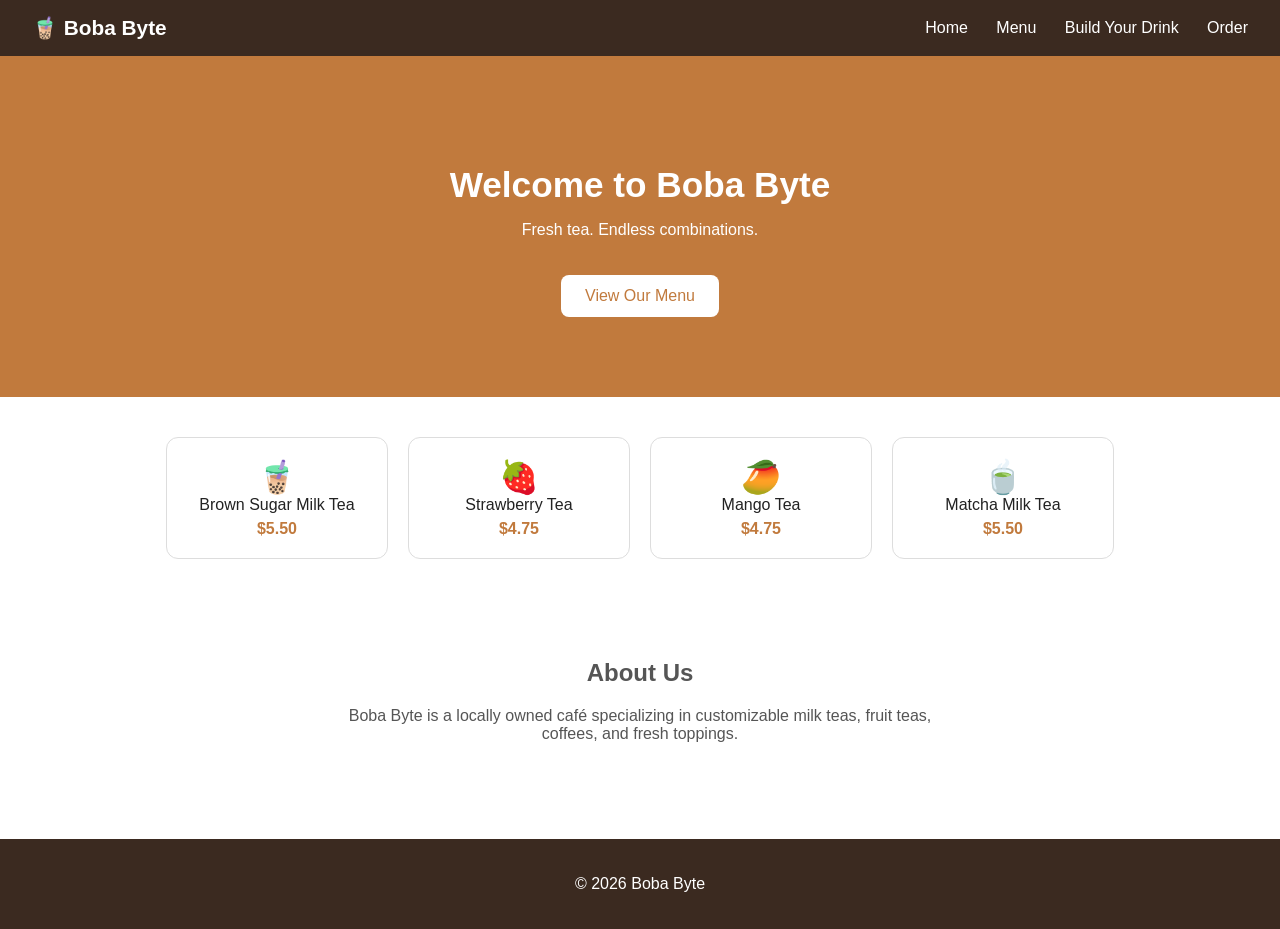
<file: index.html>
<!DOCTYPE html>
<html lang="en">
<head>
  <meta charset="UTF-8">
  <title>Boba Byte</title>
  <link rel="stylesheet" href="style.css">
  <style>

    .drinks {
      display: flex;
      flex-wrap: wrap;
      gap: 20px;
      justify-content: center;
      padding: 40px 20px;
    }

    .drink-card {
      display: block;
      color: inherit;
      text-decoration: none;
      width: 180px;
      padding: 20px;
      border: 1px solid #ddd;
      border-radius: 12px;
      text-align: center;
      transition: transform 0.15s ease, box-shadow 0.15s ease;
    }

    .drink-card:hover {
      transform: scale(1.05);
      box-shadow: 0 6px 16px rgba(0,0,0,0.15);
    }

    .drink-card .emoji {
      font-size: 2rem;
    }

    .drink-card .price {
      color: #c17a3d;
      font-weight: bold;
      margin-top: 6px;
    }


    .about {
      max-width: 600px;
      margin: 0 auto;
      padding: 40px 20px 80px;
      text-align: center;
      color: #555;
    }

  </style>
</head>
<body>

  <nav>
    <div class="logo">🧋 Boba Byte</div>
    <div>
      <a href="index.html">Home</a>
      <a href="menu.html">Menu</a>
      <a href="build.html">Build Your Drink</a>
      <a href="order.html">Order</a>
    </div>
  </nav>

  <section class="banner">
    <h1>Welcome to Boba Byte</h1>
    <p>Fresh tea. Endless combinations.</p>
    <button onclick="window.location.href='menu.html'">View Our Menu</button>
  </section>

  <section class="drinks">
    <a class="drink-card" href="build.html?drink=Brown Sugar Milk Tea">
      <div class="emoji">🧋</div>
      <div>Brown Sugar Milk Tea</div>
      <div class="price">$5.50</div>
    </a>
    <a class="drink-card" href="build.html?drink=Strawberry Tea">
      <div class="emoji">🍓</div>
      <div>Strawberry Tea</div>
      <div class="price">$4.75</div>
    </a>
    <a class="drink-card" href="build.html?drink=Mango Tea">
      <div class="emoji">🥭</div>
      <div>Mango Tea</div>
      <div class="price">$4.75</div>
    </a>
    <a class="drink-card" href="build.html?drink=Matcha Milk Tea">
      <div class="emoji">🍵</div>
      <div>Matcha Milk Tea</div>
      <div class="price">$5.50</div>
    </a>
  </section>

  <section class="about">
    <h2>About Us</h2>
    <p>Boba Byte is a locally owned café specializing in customizable milk teas, fruit teas, coffees, and fresh toppings.</p>
  </section>

  <footer><p>&copy; 2026 Boba Byte</p></footer>

</body>
</html>
</file>
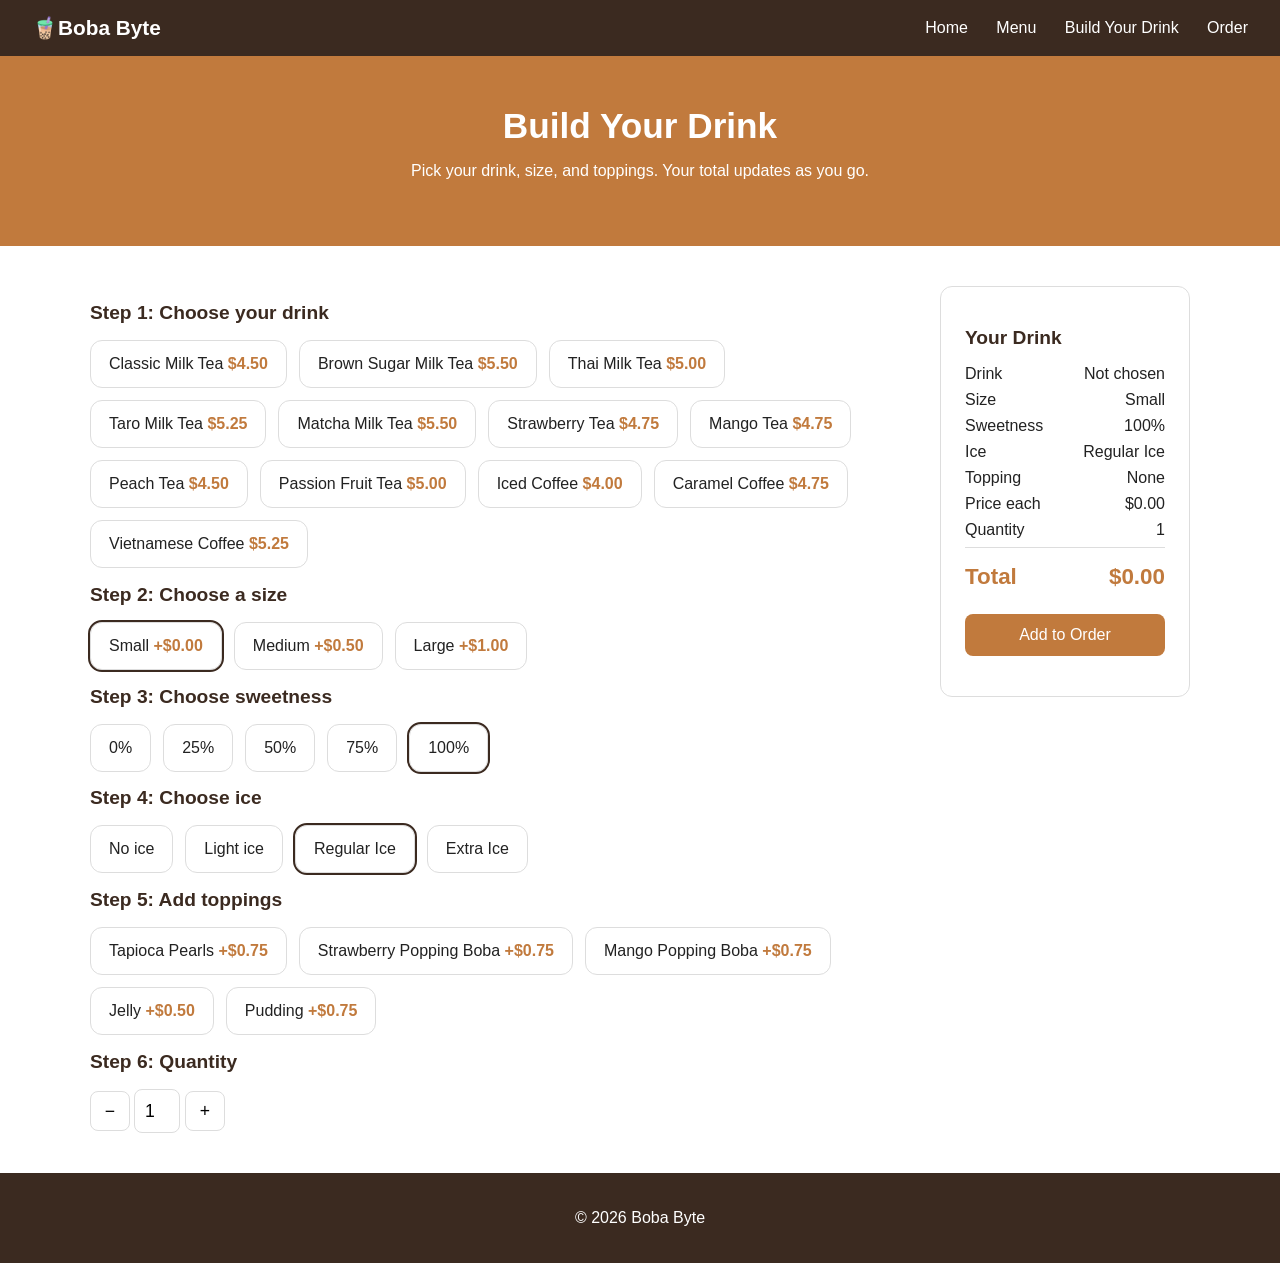
<file: build.html>
<!DOCTYPE html>
<html lang="en">
<head>
    <meta charset="UTF-8">
    <meta name="viewport" content="width=device-width, initial-scale=1">
    <title>Build Your Drink | Boba Byte </title>
    <link rel="stylesheet" href="style.css">
    <style>
      .banner {padding: 50px 20px; }
      .banner h1 {font-size: 2.2rem; margin: 0 0 8px; }


        .builder { display: flex; gap: 32px; max-width: 1100px; margin: 0 auto; padding: 40px 20px; align-items: flex-start; }
        .steps { flex: 1; }
        h2 { color: #3b2a20; font-size: 1.2rem ; }

        /* These cards have the same hover effect as the drink cards */

        .options { display: flex; flex-wrap: wrap; gap:12px; }
        .options input { position: absolute; opacity: 0; }
        .option { display: block; padding: 14px 18px; border: 1px solid #ddd; border-radius: 12px; cursor: pointer;
            transition: transform 0.15s ease, box-shadow 0.15s ease; }
        .option:hover { transform: scale(1.05); box-shadow: 0 6px 16px rgba(0,0,0,0.15) }
        .options input:checked + .option { outline: 2px solid #3b2a20; }
        .price { color: #c17a3d; font-weight: bold;}

        .stepper button, .stepper input { width: 40px; height: 40px; font-size: 1.1rem; text-align: center;
            border: 1px solid #ddd; border-radius: 8px; background: white; }

        .summary { width: 200px; position: sticky; top: 20px; padding: 24px; border: 1px solid #ddd; border-radius: 12px; }
        .summary p {display: flex; justify-content: space-between; gap: 12px; margin: 8px 0; }
        .total { border-top: 1px solid #ddd; padding-top: 16px; font-size:  1.4rem; font-weight: bold; color: #c17a3d }
        .summary button { width: 100%; margin-top: 16px; font-size: 1rem; border: none;
            border-radius: 8px; background: #c17a3d; color: white; padding: 12px; cursor: pointer; }
        
        footer {background: #3b2a20; color: white; text-align: center; padding: 20px; }
        @media (max-width: 800px) { 
            .builder { flex-direction: column; }
            .summary {width: auto; position: static; align-self: stretch}
        }

    
     </style>

    </head>

<body> 


    <nav>
        <div class="logo">🧋Boba Byte </div>

        <div> 
            <a href="index.html">Home</a>
            <a href="menu.html">Menu</a>
            <a href="build.html">Build Your Drink</a>
            <a href="order.html">Order</a>

        
        </div>
     </nav>

    <section class="banner">
        <h1>Build Your Drink</h1>
        <p>Pick your drink, size, and toppings. Your total updates as you go.</p>
    </section>

    <main class="builder">
        <div class="steps">
             <h2>Step 1: Choose your drink</h2>   <div class="options" id="drink"></div>
             <h2>Step 2: Choose a size</h2>       <div class="options" id="size"></div>
             <h2>Step 3: Choose sweetness</h2>    <div class="options" id="sweetness"></div>
             <h2>Step 4: Choose ice</h2>          <div class="options" id="ice"></div>
             <h2>Step 5: Add toppings</h2>        <div class="options" id="topping"></div>
             <h2>Step 6: Quantity</h2>
             <div class="stepper">
                <button id="minus" aria-label="Decrease quantity">&minus;</button>
                <input id="qty" type="number" min="1" max="20" value="1" aria-label="Quantity">
                <button id="plus" aria-label="Increase quantity">+</button>
             </div>
         
        </div>


        <aside class="summary">
            <h2>Your Drink</h2>
            <div id="details"></div>
            <p class="total"><span>Total</span><span id="total">$0.00</span></p>
            <button id="add">Add to Order</button>
            <p id="message" role="status"></p>
        </aside>
    </main>
    

    <footer><p>&copy; 2026 Boba Byte </p></footer>

    <script>
        //All of the available choices that are stored here. If a selected option doesn't change the price it will be 0
        const choices= {
                        drink: [["Classic Milk Tea", 4.50], ["Brown Sugar Milk Tea", 5.50], ["Thai Milk Tea", 5.00],
              ["Taro Milk Tea", 5.25], ["Matcha Milk Tea", 5.50], ["Strawberry Tea", 4.75], ["Mango Tea", 4.75],
              ["Peach Tea", 4.50], ["Passion Fruit Tea", 5.00], ["Iced Coffee", 4.00],
              ["Caramel Coffee", 4.75], ["Vietnamese Coffee", 5.25]],
             size: [["Small", 0], ["Medium", .50],["Large", 1.00]],
            sweetness: ["0%", "25%", "50%", "75%", "100%"].map(name => [name, 0]),
            ice: ["No ice", "Light ice", "Regular Ice", "Extra Ice"].map(name => [name,0]),
            topping: [["Tapioca Pearls", 0.75], ["Strawberry Popping Boba",0.75], ["Mango Popping Boba", 0.75], ["Jelly", 0.50], ["Pudding", 0.75]]
        };
        const defaults = ["Small", "100%", "Regular Ice"];

        // Build the options cards, topping use checkboxes, everything else uses radio buttons.
        for (const group in choices) {
            const type = group === "topping" ? "checkbox" : "radio";
            let html = "";
            for (const[name, price] of choices[group]) {
                const checked = defaults.includes(name) ? "checked" : "";
                let label = name;
                if (group === "drink") label += ` <span class="price">$${price.toFixed(2)}</span>`;
                if (group === "size"|| group === "topping") label += ` <span class="price">+$${price.toFixed(2)}</span>`;
                html += ` <label><input type="${type}" name="${group}" value="${name}" data-price="${price}" ${checked}> <span class="option">${label}</span></label>`;
                                
            
            }
            document.getElementById(group).innerHTML =html;
        }

        const qtyBox = document.getElementById("qty");
        const message = document.getElementById("message");
                // If the home page sent a drink (build.html?drink=Mango Tea), select it
        const fromHome = new URLSearchParams(window.location.search).get("drink");
        document.querySelectorAll('input[name="drink"]').forEach(input => {
            if (input.value === fromHome) input.checked = true;
        });

        // Check the quantity before you use it: whole number from 1 to 20, otherwise change it
        function getQty() {
            let qty = parseInt(qtyBox.value);
            if (isNaN(qty) || qty < 1) qty = 1;
            if (qty > 20) qty = 20;
            qtyBox.value = qty;
            return qty;
        }

        function picked(group) {
            return [...document.querySelectorAll(`input[name="${group}"]:checked`)];
        }
        
        function priceEach() {
            const drink = picked("drink")[0];
            let each = drink ? Number(drink.dataset.price) : 0;
            each += Number(picked("size")[0].dataset.price);
            picked("topping").forEach(t => each += Number(t.dataset.price));
            return each;
        }


        // This recalculates the price and updates the summary box
        function update() {
            const size = picked("size")[0];
            const toppings = picked("topping");
            const qty = getQty();

            const each = priceEach();
            const rows = [
                ["Drink", picked("drink")[0]?.value || "Not chosen"],
                ["Size", size.value],
                ["Sweetness", picked("sweetness")[0].value],
                ["Ice", picked("ice")[0].value],
                ["Topping", toppings.map(t => t.value).join(", ") || "None"],
                ["Price each", "$" + each.toFixed(2)],
                ["Quantity", qty]

        ];

        document.getElementById("details").innerHTML =
          rows.map(([label, value]) => `<p><span>${label}</span><span>${value}</span></p>`).join("");
        document.getElementById("total").textContent = "$" + (each * qty).toFixed(2);
        message.textContent = "";
    }


    document.querySelectorAll(".options input").forEach(input => input.addEventListener("change", update));
    qtyBox.addEventListener("change", update);
    document.getElementById("minus").onclick = () => { qtyBox.value = getQty() - 1; update(); };
    document.getElementById("plus").onclick = () => { qtyBox.value = getQty() + 1; update(); };

    document.getElementById("add").onclick = () => {
        const drink = picked("drink")[0];
        if (!drink) {
            message.style.color = "#b3261e";
            message.textContent = "Choose a drink in Step 1 before adding to your order.";
            return;
        }
        const item = {
            drink: drink.value,
            size: picked("size")[0].value,
            sweetness: picked("sweetness")[0].value,
            ice: picked("ice")[0].value,
            toppings: picked("topping").map(t => t.value),
            quantity: getQty(),
            price: priceEach()
        };
        const order = JSON.parse(localStorage.getItem("order")) || [];
        order.push(item);
        localStorage.setItem("order", JSON.stringify(order));
        message.style.color = "#2e7d32";
        message.textContent= `Added ${item.quantity} ${item.drink} to your order (${document.getElementById("total").textContent})`;
    };
     update();
    
    </script>
</body>
</html>
</file>
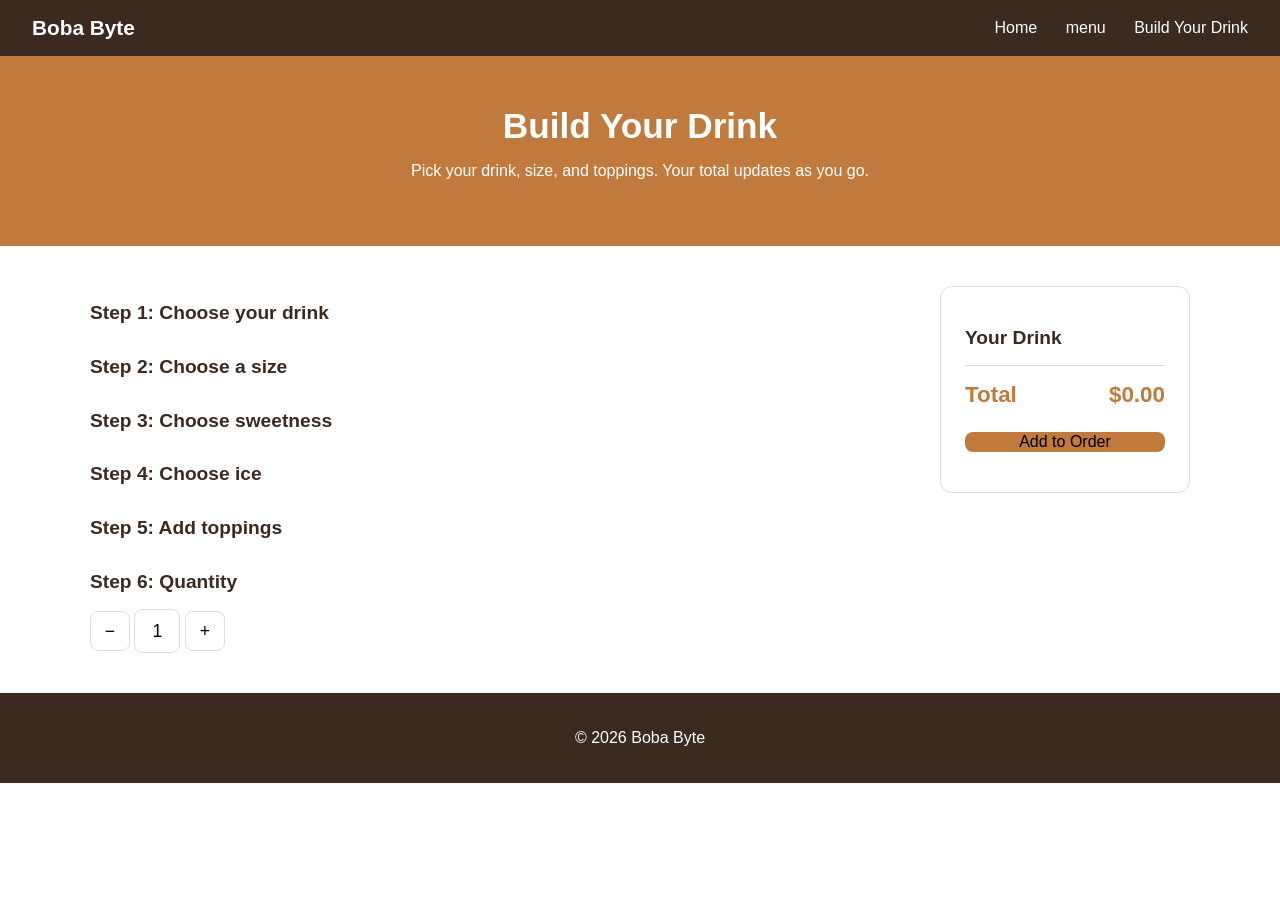
<file: build_drink.html>
<!DOCTYPE html>
<html lang="en">
<head>
    <meta charset="UTF-8">
    <meta name="viewport" content="width=device-width, initial-scale=1">
    <title>Build Your Drink | Boba Byte </title>
    <style>
        body { margin: 0; font-family: Arial, sans-s erif; color: #222; }

        nav { display: flex; align-items: center; justify-content: space-between; padding: 16px 32px; background: #3b2a20; color: white;}
        nav .logo {font-size: 1.3rem; font-weight: bold;}
        nav a { color: white; text-decoration: none; margin-left: 24px; }
        nav a:hover { text-decoration: underline; }

        .banner { background: #c17a3d; color: white; text-align: center; padding: 50px 20px; }
        .banner h1 {font-size: 2.2rem; margin: 0 0 8px; }


        .builder { display: flex; gap: 32px; max-width: 1100px; margin: 0 auto; padding: 40px 20px; align-items: flex-start; }
        .steps { flex: 1; }
        h2 { color: #3b2a20; font-size: 1.2rem ; }

        /* These cards have the same hover effect as the drink cards */

        .options { display: flex; flex-wrap: wrap; gap:12px; }
        .options input { position: absolute; opacity: 0; }
        .option { display: block; padding: 14px 18px; border: 1px solid #ddd; border-radius: 12px; cursor: pointer;
            transition: transform 0.15s ease, box-shadow 0.15s ease; }
        .options input { position: absolute; opacity: 0; }
        .option:hover { transform: scale(1.05); box-shadow: 0 6px 16px rgba(0,0,0,0.15) }
        .options input:checked + .option { outline: 2px solid #3b2a3b; }
        .price { color: #c17a3d; font-weight: bold;}

        .stepper button, .stepper input { width: 40px; height: 40px; font-size: 1.1rem; text-align: center;
            border: 1px solid #ddd; border-radius: 8px; background: white; }

        .summary { width: 200px; position: sticky; top: 20px; padding: 24px; border: 1px solid #ddd; border-radius: 12px; }
        .summary p {display: flex; justify-content: space-between; gap: 12px; margin: 8px 0; }
        .total { border-top: 1px solid#ddd; padding-top: 16px; font-size:  1.4rem; font-weight: bold; color: #c17a3d }
        .summary button { width: 100%; margin-top: 16px; font-size: 1rem; border: none;
            border-radius: 8px; background: #c17a3d; }
        

        footer {background: #3b2a20; color: white; text-align: center; padding: 20px; }
        @media (max-width: 800px) { 
            .builder { flex-direction: column; }
            .summary {width: auto; position: static; align-self: stretch}
        }

    
     </style>

    </head>

<body> 


    <nav>
        <div class="logo">Boba Byte </div>

        <div> 
            <a href="index.html">Home</a>
            <a href="menu.html">menu</a>
            <a href="build.html">Build Your Drink</a>

        
        </div>
     </nav>

    <section class="banner">
        <h1>Build Your Drink</h1>
        <p>Pick your drink, size, and toppings. Your total updates as you go.</p>
    </section>

    <main class="builder">
        <div class="steps">
             <h2>Step 1: Choose your drink</h2>   <div class="options" id="drink"></div>
             <h2>Step 2: Choose a size</h2>       <div class="options" id="size"></div>
             <h2>Step 3: Choose sweetness</h2>    <div class="options" id="sweetness"></div>
             <h2>Step 4: Choose ice</h2>          <div class="options" id="ice"></div>
             <h2>Step 5: Add toppings</h2>        <div class="options" id="topping"></div>
             <h2>Step 6: Quantity</h2>
             <div class="stepper">
                <button id="minus" aria-label="Decrease quatity">&minus;</button>
                <input id="qty" value="1" aria-label="Quantity">
                <button id="plus" aria-label="Increase quantity">+</button>
             </div>
         
        </div>


        <aside class="summary">
            <h2>Your Drink</h2>
            <div id="details"></div>
            <p class="total"><span>Total</span><span id="total">$0.00</span></p>
            <button id="add">Add to Order</button>
            <p id="mesasge" role="status"></p>
        </aside>
    </main>


    <footer><p>&copy; 2026 Boba Byte </p></footer>

    <script>
        //All of the available choices that are stored here. If a selected option doesn't change the price it will be 0
        const choices= {
            drink: ["Classic Milk Tea", "Brown Sugar Milk Tea", "Thai Milk Tea", "Taro Milk Tea", "Matcha Milk Tea",
              "Strawberry Tea", "Mango Tea", "Peach Tea", "Passion Fruit Tea", "Iced Coffee",
              "Caramel Coffee", "Vietnamese Coffee"].map(name => [name, 0]),
            size: [["Small", 4.00], ["Medium", 5.00],["Large", 6.00]],
            sweetness: ["0%", "25%", "50%", "75%", "100%"].map(name => [name, 0]),
            ice: ["No ice", "Light ice", "Regular Ice", "Extra Ice"].map(name => [name,0]),
            topping: [["Tapioca Pearls", 0.75], ["Strawberry Popping Boba",0.75]["Mango Popping Boba", 0.75] ["Jelly", 0.75] ["Pudding", 0.75]]

            
        };
        const defaults = ["Small", "100%", "Regular Ice"];

        // Build the options cards, topping use checkboxes, everything else uses radio buttons.
        for (const group in choices) {
            const type = group === "topping" ? "checkbox" : "";
            let html = "";
            for (const[name, price] of choices[group]) {
                const checked = defaults.includes(name) ? "checked" : "";
                let label = name;
                if (group === "size") label += ' <span class="price">$${price.tofixed(2)}</span>';
                if (group === "topping") label += ' <span class="price">$${price.tofixed(2)}</span>';
                html += '<label><input type="${type}" name="{group}" value="${name}" data-price="${price}" ${checked}> <span class="option">${label}</span></label>';
                                
            
            }
            document.getElementById(group).innerHTML =html;
        }

        const qtyBox = document.getElementById("qty");
        const message = document.getElementById("message");


        // Check the quantity before you use it: whole number from 1 to 20, otherwise change it
        function getQty() {
            let qty = parseInt(qtyBox.value);
            if (isNaN(qty) || qty < 1) qty = 1;
            if (qty > 20) qty = 20;
            qtyBox.value = qty;
            return qty;
        }

        function picked(group) {
            return [...document.querySelectorAll('input [name="${group}"]:checekd')];
        }


        // This recalculates the price and updates the summary box
        function update() {
            const size = picked("size")[0];
            const toppings = picked("topping");
            const qty = getQty();

            let each = Number(size.datset.price);
            toppings.forEach(t => each += Number(t.dataset.price));

            const rows = [
                ["Drink", picked("drink")[0]?.value || "Not chosen"],
                ["Size", size.value],
                ["Sweetness", picked("sweetness")[0].value],
                ["Ice", picked("ice")[0].value],
                ["Topping", toppings.map(t => t.value).join(", ") || "None"],
                ["Price each", "$" + each.toFixed(2)],
                ["Quantity", qty]

        ];

        document.getElementById("details").innerHTML =
          rows.map(([label, value]) => '<p><span>${label}</span><span>${value}</span></p>').join("");
        document.getElementId("total").textContent = "$" = (each * qty).tofixed(2);
        message.textContent = "";
    }


    document.querySelectorAll(".options input").forEach(input => input.addEventListener("change", update));
    qtyBox.addEventListener("change", update);
    document.getElementById("minus").onclick = () => { qtyBox.value = getQty() - 1; update(); };
    document.getElementById("plus").onclick = () => { qtyBox.value = getQty() + 1; update(); };

    document.getElementById("add").onclick = () => {
        const drink = picked("drink")[0];
        message.style.color = drink ? "#2e7d32" : "#b3261e"
        message.textContent = drink
          ? 'Added ${getQty()} ${drink.value} to your order (${document.getElementById("total").textContent})'
          : "Choose a drink is Step 1 before adding to your order.";

     };

     update();
    
    </script>
</body>
</html>
</file>
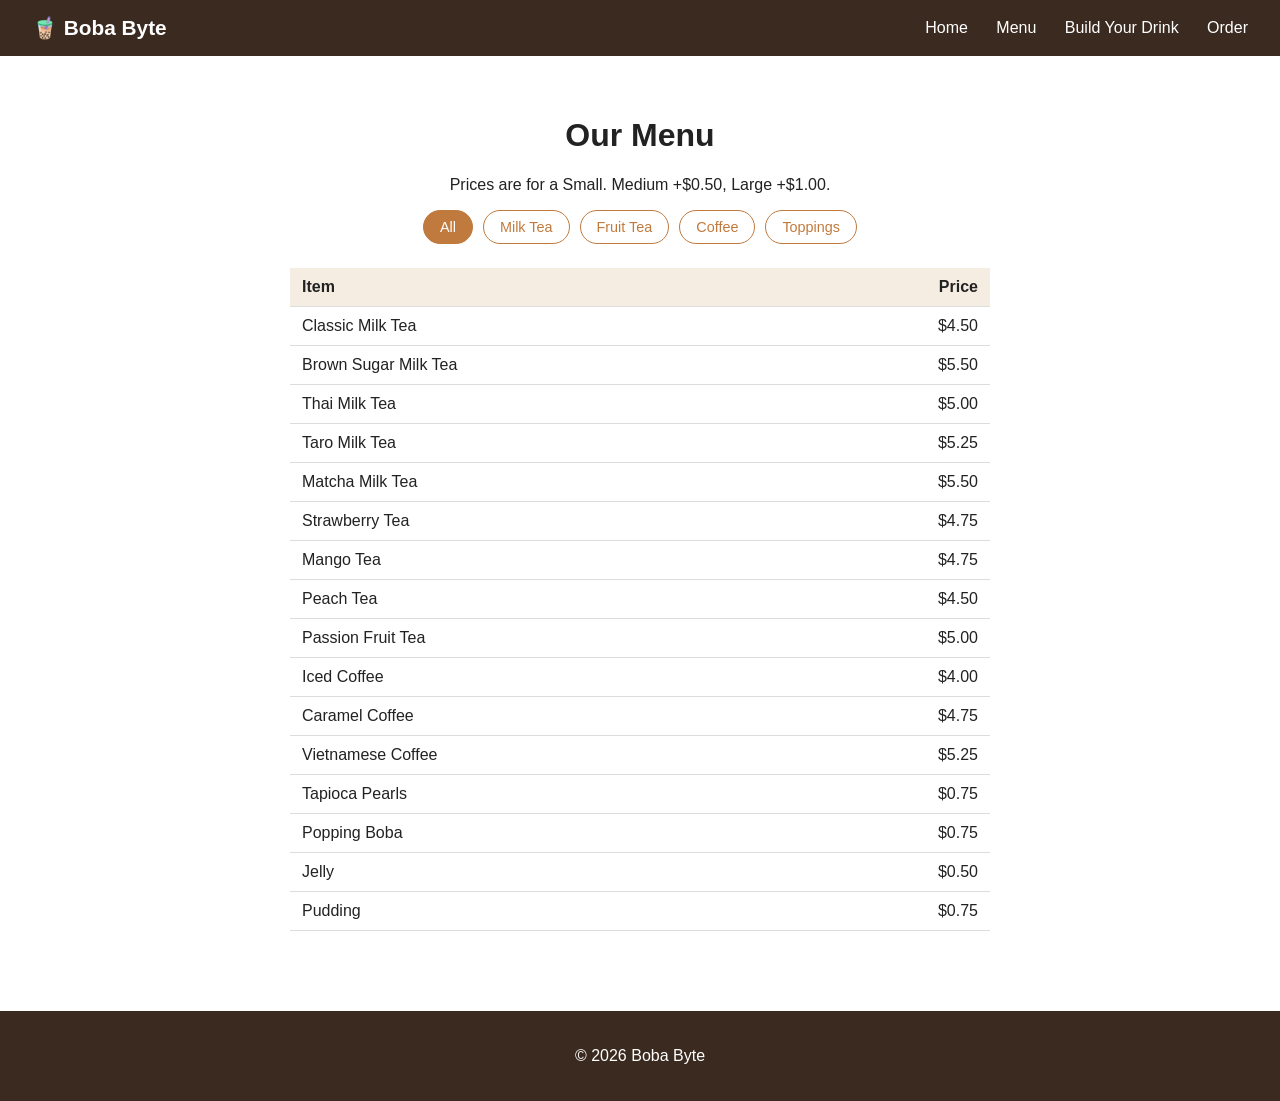
<file: menu.html>
<!DOCTYPE html>
<html lang="en">
<head>
  <meta charset="UTF-8">
  <title>Menu — Boba Byte</title>
  <link rel="stylesheet" href="style.css">
  <style>

    main {
      max-width: 700px;
      margin: 0 auto;
      padding: 40px 20px 80px;
    }

    h1 {
      text-align: center;
    }


    .filters {
      display: flex;
      justify-content: center;
      gap: 10px;
      margin-bottom: 24px;
      flex-wrap: wrap;
    }

    .filters button {
      padding: 8px 16px;
      border: 1px solid #c17a3d;
      border-radius: 999px;
      background: white;
      color: #c17a3d;
      cursor: pointer;
      font-size: 0.9rem;
    }

    /* The currently active filter button looks "pressed in" */
    .filters button.active {
      background: #c17a3d;
      color: white;
    }


    table {
      width: 100%;
      border-collapse: collapse;
    }

    th, td {
      text-align: left;
      padding: 10px 12px;
      border-bottom: 1px solid #ddd;
    }

    th {
      background: #f5ede1;
    }

    td:last-child, th:last-child {
      text-align: right;
    }

  </style>
</head>
<body>

  <nav>
    <div class="logo">🧋 Boba Byte</div>
    <div>
      <a href="index.html">Home</a>
      <a href="menu.html">Menu</a>
      <a href="build.html">Build Your Drink</a>
      <a href="order.html">Order</a>
    </div>
  </nav>

  <main>
    <h1>Our Menu</h1>
    <p style="text-align: center;">Prices are for a Small. Medium +$0.50, Large +$1.00.</p>

    <div class="filters">
      <button class="active" data-category="all">All</button>
      <button data-category="Milk Tea">Milk Tea</button>
      <button data-category="Fruit Tea">Fruit Tea</button>
      <button data-category="Coffee">Coffee</button>
      <button data-category="Toppings">Toppings</button>
    </div>

    <table id="menuTable">
      <thead>
        <tr><th>Item</th><th>Price</th></tr>
      </thead>
      <tbody>
        <tr data-category="Milk Tea"><td>Classic Milk Tea</td><td>$4.50</td></tr>
        <tr data-category="Milk Tea"><td>Brown Sugar Milk Tea</td><td>$5.50</td></tr>
        <tr data-category="Milk Tea"><td>Thai Milk Tea</td><td>$5.00</td></tr>
        <tr data-category="Milk Tea"><td>Taro Milk Tea</td><td>$5.25</td></tr>
        <tr data-category="Milk Tea"><td>Matcha Milk Tea</td><td>$5.50</td></tr>

        <tr data-category="Fruit Tea"><td>Strawberry Tea</td><td>$4.75</td></tr>
        <tr data-category="Fruit Tea"><td>Mango Tea</td><td>$4.75</td></tr>
        <tr data-category="Fruit Tea"><td>Peach Tea</td><td>$4.50</td></tr>
        <tr data-category="Fruit Tea"><td>Passion Fruit Tea</td><td>$5.00</td></tr>

        <tr data-category="Coffee"><td>Iced Coffee</td><td>$4.00</td></tr>
        <tr data-category="Coffee"><td>Caramel Coffee</td><td>$4.75</td></tr>
        <tr data-category="Coffee"><td>Vietnamese Coffee</td><td>$5.25</td></tr>

        <tr data-category="Toppings"><td>Tapioca Pearls</td><td>$0.75</td></tr>
        <tr data-category="Toppings"><td>Popping Boba</td><td>$0.75</td></tr>
        <tr data-category="Toppings"><td>Jelly</td><td>$0.50</td></tr>
        <tr data-category="Toppings"><td>Pudding</td><td>$0.75</td></tr>
      </tbody>
    </table>
  </main>

  <footer><p>&copy; 2026 Boba Byte</p></footer>

  <script>
    const filterButtons = document.querySelectorAll('.filters button');
    const rows = document.querySelectorAll('#menuTable tbody tr');

    filterButtons.forEach(function (button) {
      button.addEventListener('click', function () {

        // Mark this button as the active one, un-mark the rest
        filterButtons.forEach(function (b) { b.classList.remove('active'); });
        button.classList.add('active');

        const chosenCategory = button.dataset.category;

        // Show every row if "All" was picked, otherwise only matching rows
        rows.forEach(function (row) {
          if (chosenCategory === 'all' || row.dataset.category === chosenCategory) {
            row.style.display = '';
          } else {
            row.style.display = 'none';
          }
        });
      });
    });
  </script>

</body>
</html>
</file>
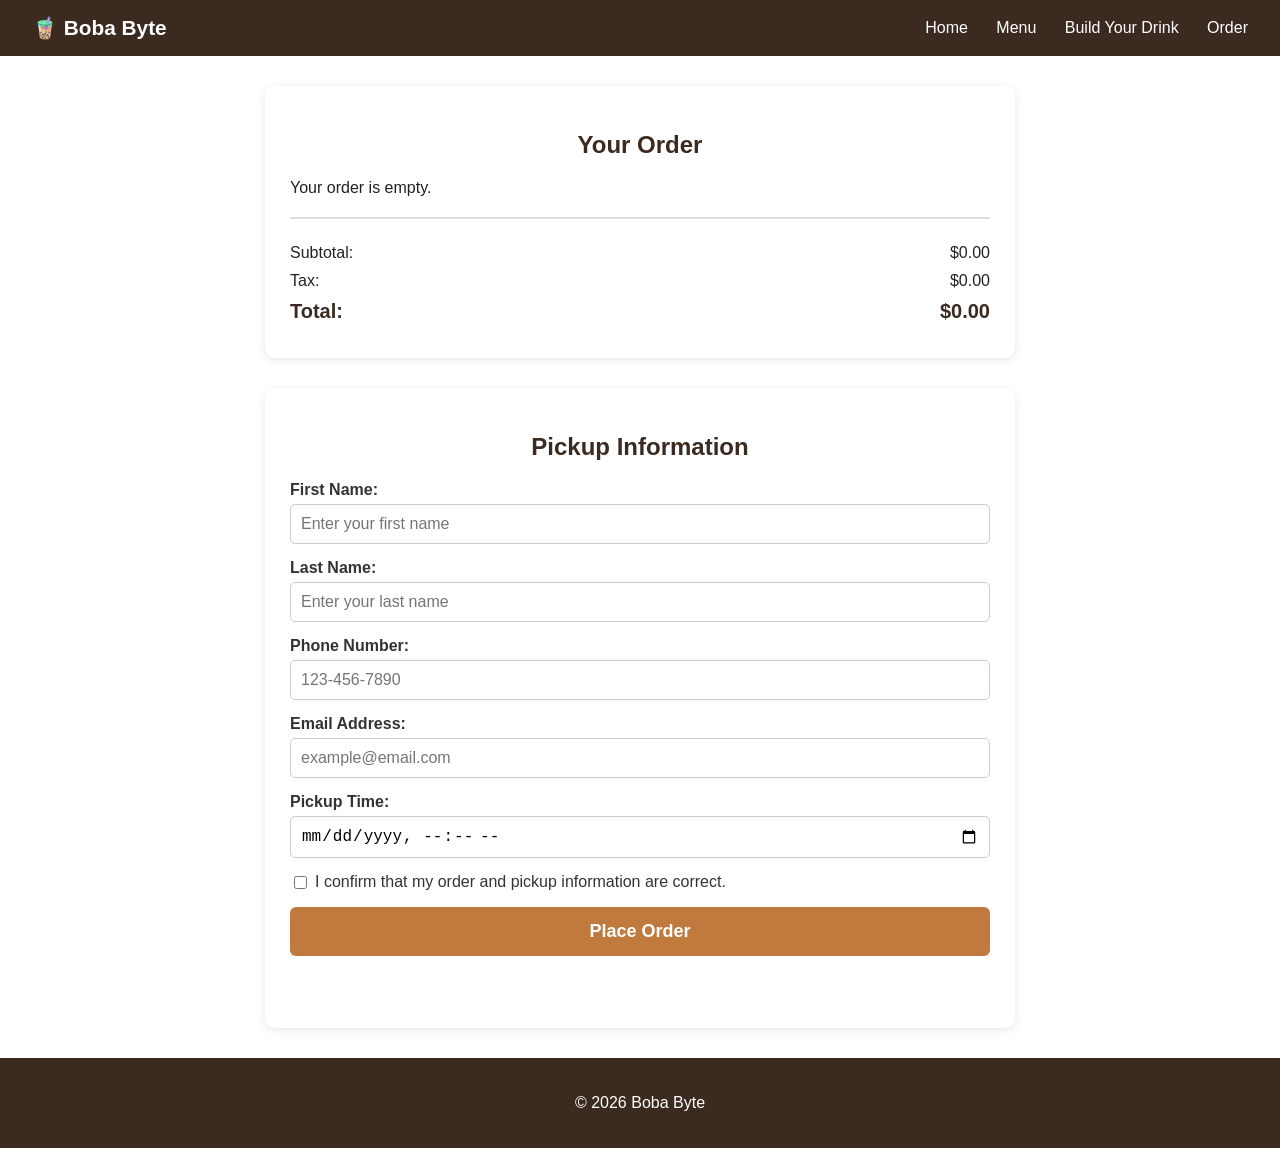
<file: order.html>
<!DOCTYPE html>
<html lang="en">
<head>
    <meta charset="UTF-8">
    <meta name="viewport" content="width=device-width, initial-scale=1.0">
    <title>Order | Boba Byte</title>
    <link rel="stylesheet" href="style.css">
</head>

<body>
    <nav>
        <div class="logo">🧋 Boba Byte</div>
        <div>
            <a href="index.html">Home</a>
            <a href="menu.html">Menu</a>
            <a href="build.html">Build Your Drink</a>
            <a href="order.html">Order</a>
        </div>
    </nav>

    <main>
        <!-- Order Summary -->
        <section class="order-section">
            <h1>Your Order</h1>

            <div id="orderList">
                <!-- Saved drinks added by script.js -->
            </div>

            <div class="order-totals">
                <p>
                    <span>Subtotal:</span>
                    <span>$<span id="subtotalAmount">0.00</span></span>
                </p>

                <p>
                    <span>Tax:</span>
                    <span>$<span id="taxAmount">0.00</span></span>
                </p>

                <p>
                    <span>Total:</span>
                    <span>$<span id="finalTotal">0.00</span></span>
                </p>
            </div>
        </section>

        <!-- Pickup Information -->
        <section class="pickup-section">
            <h2>Pickup Information</h2>

            <form id="pickupForm">

                <div class="form-group">
                    <label for="firstName">First Name:</label>
                    <input type="text" id="firstName"
                           name="firstName"
                           placeholder="Enter your first name"
                           required>
                </div>

                <div class="form-group">
                    <label for="lastName">Last Name:</label>
                    <input type="text" id="lastName"
                           name="lastName"
                           placeholder="Enter your last name"
                           required>
                </div>

                <div class="form-group">
                    <label for="phone">Phone Number:</label>
                    <input type="tel" id="phone"
                           name="phone"
                           placeholder="123-456-7890"
                           pattern="[0-9]{3}-?[0-9]{3}-?[0-9]{4}"
                           title="Enter a 10-digit phone number, like 123-456-7890"
                           required>
                    
                </div>

                <div class="form-group">
                    <label for="email">Email Address:</label>
                    <input type="email" id="email"
                           name="email"
                           placeholder="example@email.com"
                           required>
                </div>

                <div class="form-group">
                    <label for="pickupTime">Pickup Time:</label>
                    <input type="datetime-local" id="pickupTime"
                           name="pickupTime"
                           required>
                </div>

                <div class="form-group">
                    <label for="confirmCheckbox">
                        <input type="checkbox"
                               id="confirmCheckbox"
                               required>
                        I confirm that my order and pickup
                        information are correct.
                    </label>
                </div>

                <button type="submit" id="placeOrderBtn">
                    Place Order
                </button>
            <p id="confirmMessage" role="status"></p>
            </form>
        </section>
    </main>
    <footer><p>&copy; 2026 Boba Byte</p></footer>
    <script src="script.js"></script>
</body>
</html>
</file>
<file: style.css>
body { margin: 0; font-family: Arial, sans-serif; color: #222; }
nav { display: flex; align-items: center; justify-content: space-between; padding: 16px 32px; background: #3b2a20; color: white;}
nav .logo { font-size: 1.3rem; font-weight: bold; }
nav a { color: white; text-decoration: none; margin-left: 24px; }
nav a:hover { text-decoration: underline; }
footer { background: #3b2a20; color: white; text-align: center; padding: 20px; }
/* ===== Home PAGE ===== */
.banner {
    background: #c17a3d;
    color: white;
    text-align: center;
    padding: 80px 20px;
}
.banner h1 {
    font-size: 2.2rem;
    margin-bottom: 8px;
}
.banner button {
    margin-top: 20px;
    padding: 12px 24px;
    font-size: 1rem;
    border: none;
    border-radius: 8px;
    background: white;
    color: #c17a3d;
    cursor: pointer;
}
.banner button:hover { background: #f0e6d8; } 
    
/* ===== ORDER PAGE ===== */

/* Main checkout layout */
.order-section,
.pickup-section {
    max-width: 700px;
    margin: 30px auto;
    padding: 25px;
    background-color: #fff;
    border-radius: 10px;
    box-shadow: 0 2px 8px rgba(0, 0, 0, 0.1);
}

/* Section headings */
.order-section h1,
.pickup-section h2 {
    text-align: center;
    color: #3b2a20;
    margin-bottom: 20px;
}

/* Order list */
#orderList {
    margin-bottom: 20px;
}

.order-line {
    display: flex;
    justify-content: space-between;
    align-items: center;
    gap: 12px;
    padding: 15px;
    margin-bottom: 10px;
    background-color: #f8f4f0;
    border-radius: 6px;
    border-bottom: 1px solid #ddd;
}

.line-controls {
    display: flex;
    align-items: center;
    gap: 8px;
    white-space: nowrap;
}

.line-controls button {
    padding: 4px 10px;
    border: 1px solid #ddd;
    border-radius: 6px;
    background: white;
    cursor: pointer;
}

.line-controls .remove-btn {
    color: #b3261e;
}

/* Order totals */
.order-totals {
    padding-top: 15px;
    border-top: 2px solid #ddd;
}

.order-totals p {
    display: flex;
    justify-content: space-between;
    margin: 10px 0;
    font-size: 16px;
}

.order-totals p:last-child {
    font-size: 20px;
    font-weight: bold;
    color: #3b2a20;
}

/* Pickup form */
#pickupForm {
    display: flex;
    flex-direction: column;
    gap: 15px;
}

.pickup-section .form-group {
    display: flex;
    flex-direction: column;
    gap: 5px;
}

.pickup-section .form-group label {
    font-weight: bold;
    color: #333;
}

/* Input fields */
.pickup-section input[type="text"],
.pickup-section input[type="tel"],
.pickup-section input[type="email"],
.pickup-section input[type="datetime-local"] {
    padding: 10px;
    font-size: 16px;
    border: 1px solid #ccc;
    border-radius: 5px;
    width: 100%;
    box-sizing: border-box;
}

/* Highlight selected input */
.pickup-section input:focus {
    outline: none;
    border-color: #8b5e3c;
}

/* Confirmation checkbox */
.pickup-section input[type="checkbox"] {
    margin-right: 8px;
    cursor: pointer;
}

.pickup-section label[for="confirmCheckbox"] {
    display: flex;
    align-items: center;
    font-weight: normal;
}

/* Place Order button */
#placeOrderBtn {
    padding: 14px;
    background-color: #c17a3d;
    color: white;
    border: none;
    border-radius: 6px;
    font-size: 18px;
    font-weight: bold;
    cursor: pointer;
    transition: background-color 0.2s;
}

#placeOrderBtn:hover {
    background-color: #a8652f;
}

/* Mobile responsiveness */
@media (max-width: 600px) {
    .order-section,
    .pickup-section {
        margin: 15px;
        padding: 15px;
    }
}
</file>
